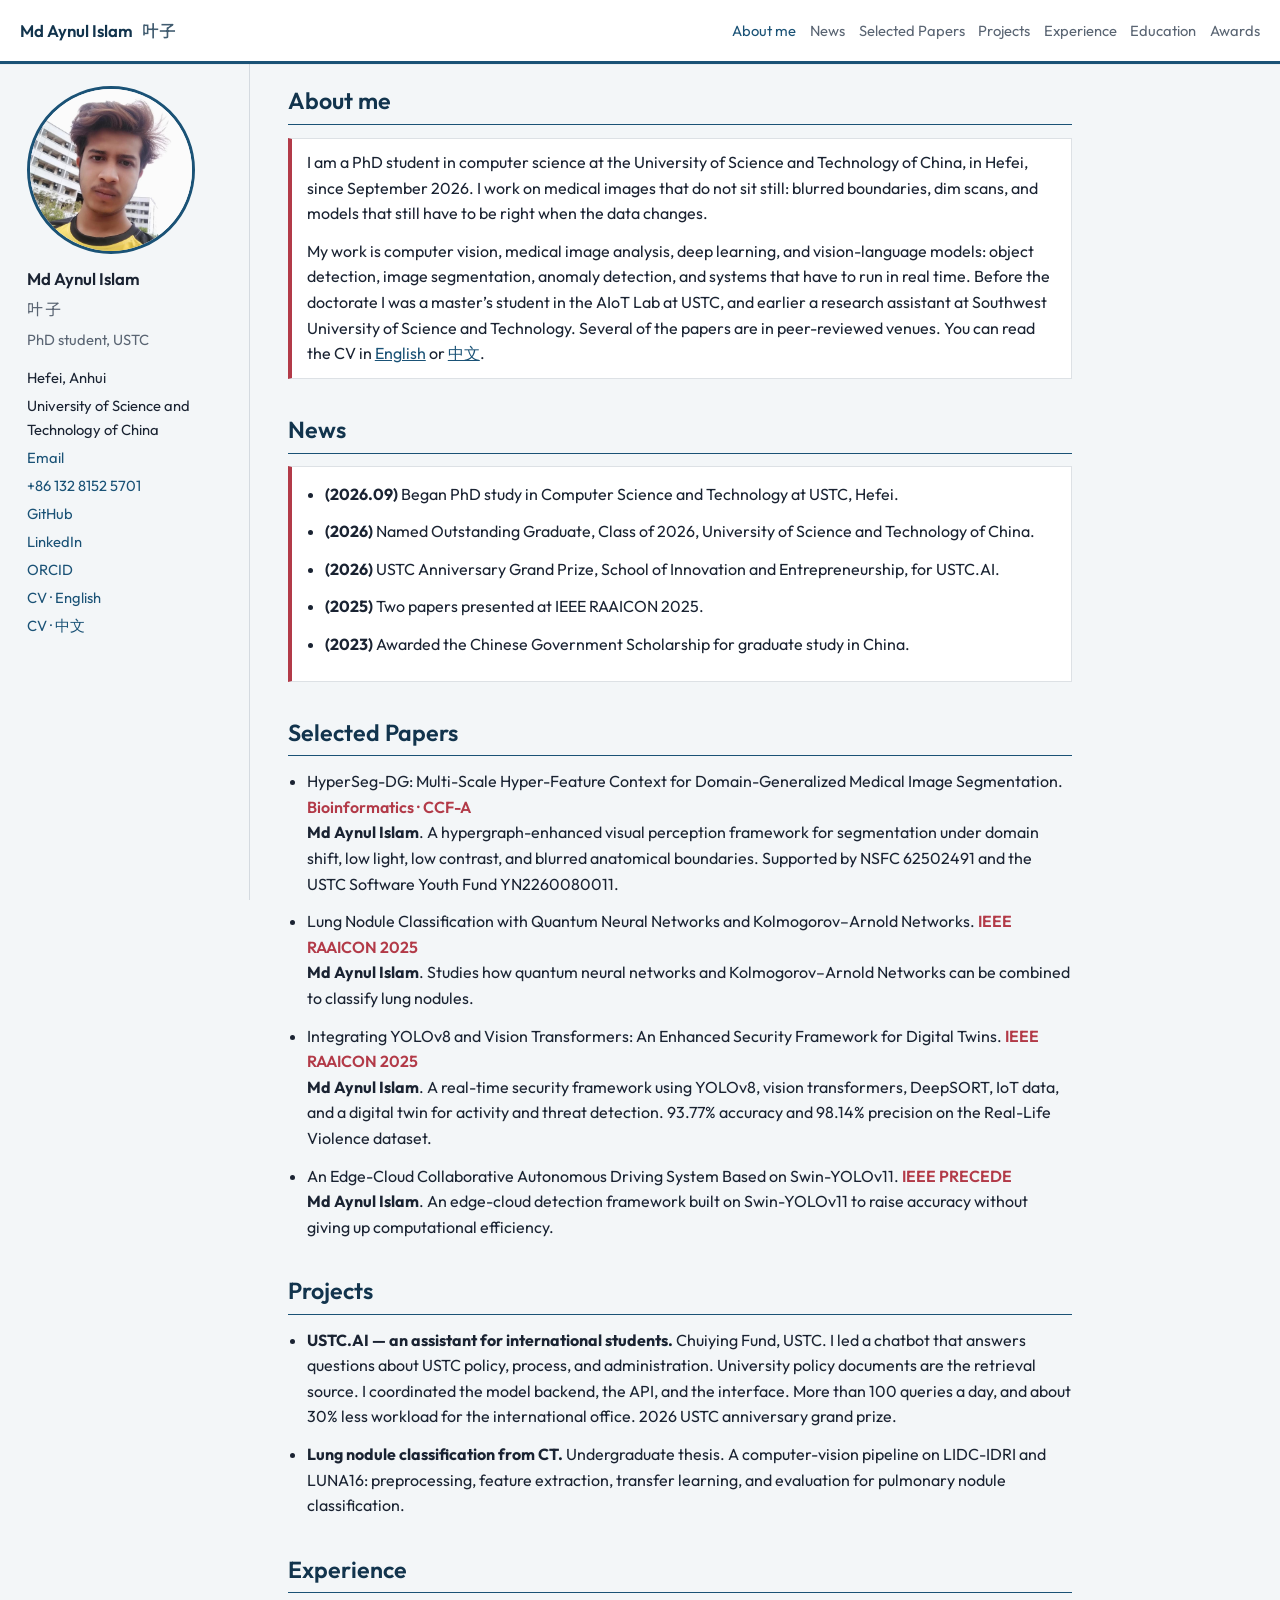
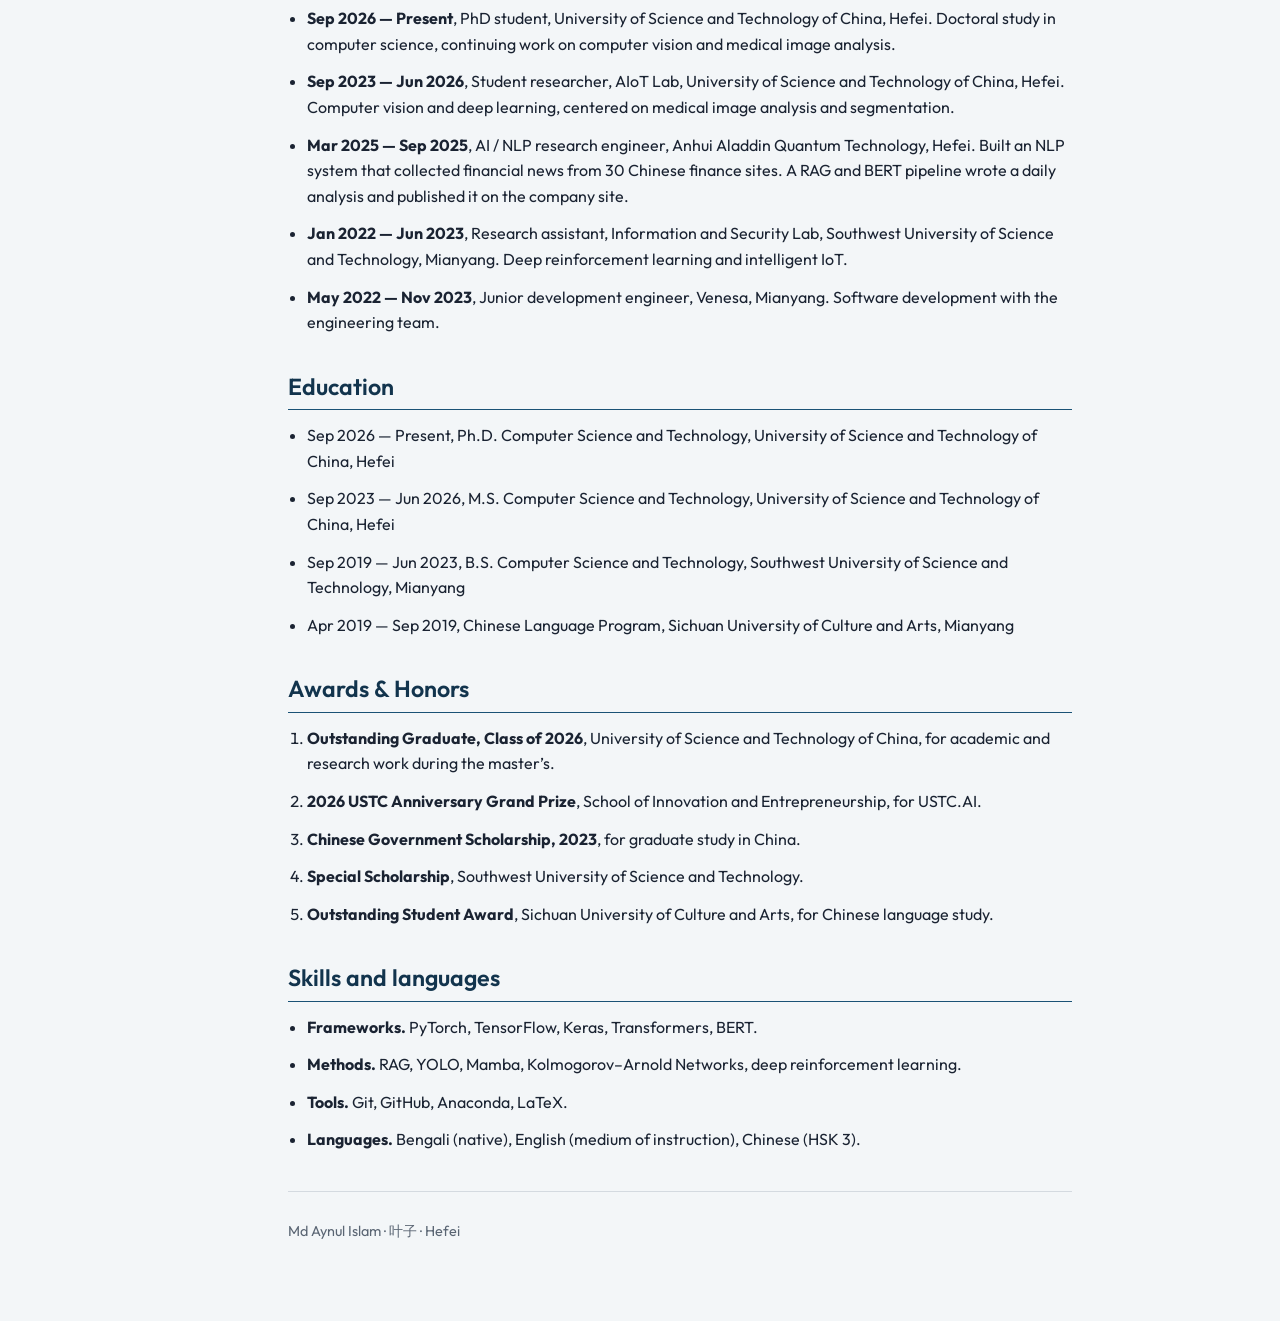
<file: index.html>
<!DOCTYPE html>
<html lang="en">
<head>
  <meta charset="utf-8">
  <meta name="viewport" content="width=device-width, initial-scale=1.0">
  <title>Md Aynul Islam · PhD Student, USTC</title>
  <link rel="icon" href="data:,">
  <meta name="description" content="Md Aynul Islam (叶子) is a PhD student in computer science at USTC, working on medical image analysis, vision-language models, and deep learning.">
  <link rel="preconnect" href="https://fonts.googleapis.com">
  <link rel="preconnect" href="https://fonts.gstatic.com" crossorigin>
  <link href="https://fonts.googleapis.com/css2?family=Noto+Sans+SC:wght@500&family=Outfit:wght@400;500;600&display=swap" rel="stylesheet">
  <link href="assets/css/site.css?v=nav5" rel="stylesheet">
</head>
<body class="home-page">
  <a class="skip" href="#content">Skip to content</a>

  <header class="masthead">
    <div class="masthead__inner">
      <a class="masthead__title" href="#top">Md Aynul Islam <span>叶子</span></a>
      <button class="nav-toggle" type="button" aria-expanded="false" aria-controls="site-nav">Menu</button>
      <nav id="site-nav" class="masthead__links" aria-label="Primary">
        <a href="#about">About me</a>
        <a href="#news">News</a>
        <a href="#papers">Selected Papers</a>
        <a href="#projects">Projects</a>
        <a href="#experience">Experience</a>
        <a href="#education">Education</a>
        <a href="#awards">Awards</a>
      </nav>
    </div>
  </header>

  <div class="page" id="top">
    <aside class="sidebar">
      <div class="author">
        <img class="author__avatar" src="assets/img/pollob2.jpg" alt="Portrait of Md Aynul Islam">
        <div class="author__content">
          <h1 class="author__name">Md Aynul Islam</h1>
          <p class="author__han">叶子</p>
          <p class="author__bio">PhD student, USTC</p>
        </div>
        <div class="author__urls-wrapper">
          <button class="follow" type="button" aria-expanded="false" aria-controls="author-urls">Follow</button>
          <ul class="author__urls" id="author-urls">
            <li class="author__desktop">Hefei, Anhui</li>
            <li class="author__desktop">University of Science and Technology of China</li>
            <li><a href="mailto:2150957208@qq.com">Email</a></li>
            <li><a href="tel:+8613281525701">+86 132 8152 5701</a></li>
            <li><a href="https://github.com/Pollob001">GitHub</a></li>
            <li><a href="https://www.linkedin.com/in/aynul-pollob-b6877b199/">LinkedIn</a></li>
            <li><a href="https://orcid.org/0009-0009-6047-2150">ORCID</a></li>
            <li><a href="cv.html">CV · English</a></li>
            <li><a href="cv-zh.html">CV · 中文</a></li>
          </ul>
        </div>
      </div>
    </aside>

    <main id="content">
      <section id="about">
        <h2>About me</h2>
        <div class="news-box about-box">
          <p>I am a PhD student in computer science at the University of Science and Technology of China, in Hefei, since September 2026. I work on medical images that do not sit still: blurred boundaries, dim scans, and models that still have to be right when the data changes.</p>
          <p>My work is computer vision, medical image analysis, deep learning, and vision-language models: object detection, image segmentation, anomaly detection, and systems that have to run in real time. Before the doctorate I was a master’s student in the AIoT Lab at USTC, and earlier a research assistant at Southwest University of Science and Technology. Several of the papers are in peer-reviewed venues. You can read the CV in <a href="cv.html">English</a> or <a href="cv-zh.html">中文</a>.</p>
        </div>
      </section>

      <section id="news">
        <h2>News</h2>
        <div class="news-box">
          <ul>
            <li><strong>(2026.09)</strong> Began PhD study in Computer Science and Technology at USTC, Hefei.</li>
            <li><strong>(2026)</strong> Named Outstanding Graduate, Class of 2026, University of Science and Technology of China.</li>
            <li><strong>(2026)</strong> USTC Anniversary Grand Prize, School of Innovation and Entrepreneurship, for USTC.AI.</li>
            <li><strong>(2025)</strong> Two papers presented at IEEE RAAICON 2025.</li>
            <li><strong>(2023)</strong> Awarded the Chinese Government Scholarship for graduate study in China.</li>
          </ul>
        </div>
      </section>

      <section id="papers">
        <h2>Selected Papers</h2>
        <ul class="citations">
          <li>
            HyperSeg-DG: Multi-Scale Hyper-Feature Context for Domain-Generalized Medical Image Segmentation. <span class="venue">Bioinformatics · CCF-A</span><br>
            <strong>Md Aynul Islam</strong>. A hypergraph-enhanced visual perception framework for segmentation under domain shift, low light, low contrast, and blurred anatomical boundaries. Supported by NSFC 62502491 and the USTC Software Youth Fund YN2260080011.
          </li>
          <li>
            Lung Nodule Classification with Quantum Neural Networks and Kolmogorov–Arnold Networks. <span class="venue">IEEE RAAICON 2025</span><br>
            <strong>Md Aynul Islam</strong>. Studies how quantum neural networks and Kolmogorov–Arnold Networks can be combined to classify lung nodules.
          </li>
          <li>
            Integrating YOLOv8 and Vision Transformers: An Enhanced Security Framework for Digital Twins. <span class="venue">IEEE RAAICON 2025</span><br>
            <strong>Md Aynul Islam</strong>. A real-time security framework using YOLOv8, vision transformers, DeepSORT, IoT data, and a digital twin for activity and threat detection. 93.77% accuracy and 98.14% precision on the Real-Life Violence dataset.
          </li>
          <li>
            An Edge-Cloud Collaborative Autonomous Driving System Based on Swin-YOLOv11. <span class="venue">IEEE PRECEDE</span><br>
            <strong>Md Aynul Islam</strong>. An edge-cloud detection framework built on Swin-YOLOv11 to raise accuracy without giving up computational efficiency.
          </li>
        </ul>
      </section>

      <section id="projects">
        <h2>Projects</h2>
        <ul class="plain">
          <li>
            <strong>USTC.AI — an assistant for international students.</strong> Chuiying Fund, USTC. I led a chatbot that answers questions about USTC policy, process, and administration. University policy documents are the retrieval source. I coordinated the model backend, the API, and the interface. More than 100 queries a day, and about 30% less workload for the international office. 2026 USTC anniversary grand prize.
          </li>
          <li>
            <strong>Lung nodule classification from CT.</strong> Undergraduate thesis. A computer-vision pipeline on LIDC-IDRI and LUNA16: preprocessing, feature extraction, transfer learning, and evaluation for pulmonary nodule classification.
          </li>
        </ul>
      </section>

      <section id="experience">
        <h2>Experience</h2>
        <ul class="plain">
          <li><strong>Sep 2026 — Present</strong>, PhD student, University of Science and Technology of China, Hefei. Doctoral study in computer science, continuing work on computer vision and medical image analysis.</li>
          <li><strong>Sep 2023 — Jun 2026</strong>, Student researcher, AIoT Lab, University of Science and Technology of China, Hefei. Computer vision and deep learning, centered on medical image analysis and segmentation.</li>
          <li><strong>Mar 2025 — Sep 2025</strong>, AI / NLP research engineer, Anhui Aladdin Quantum Technology, Hefei. Built an NLP system that collected financial news from 30 Chinese finance sites. A RAG and BERT pipeline wrote a daily analysis and published it on the company site.</li>
          <li><strong>Jan 2022 — Jun 2023</strong>, Research assistant, Information and Security Lab, Southwest University of Science and Technology, Mianyang. Deep reinforcement learning and intelligent IoT.</li>
          <li><strong>May 2022 — Nov 2023</strong>, Junior development engineer, Venesa, Mianyang. Software development with the engineering team.</li>
        </ul>
      </section>

      <section id="education">
        <h2>Education</h2>
        <ul class="plain">
          <li>Sep 2026 — Present, Ph.D. Computer Science and Technology, University of Science and Technology of China, Hefei</li>
          <li>Sep 2023 — Jun 2026, M.S. Computer Science and Technology, University of Science and Technology of China, Hefei</li>
          <li>Sep 2019 — Jun 2023, B.S. Computer Science and Technology, Southwest University of Science and Technology, Mianyang</li>
          <li>Apr 2019 — Sep 2019, Chinese Language Program, Sichuan University of Culture and Arts, Mianyang</li>
        </ul>
      </section>

      <section id="awards">
        <h2>Awards &amp; Honors</h2>
        <ol>
          <li><strong>Outstanding Graduate, Class of 2026</strong>, University of Science and Technology of China, for academic and research work during the master’s.</li>
          <li><strong>2026 USTC Anniversary Grand Prize</strong>, School of Innovation and Entrepreneurship, for USTC.AI.</li>
          <li><strong>Chinese Government Scholarship, 2023</strong>, for graduate study in China.</li>
          <li><strong>Special Scholarship</strong>, Southwest University of Science and Technology.</li>
          <li><strong>Outstanding Student Award</strong>, Sichuan University of Culture and Arts, for Chinese language study.</li>
        </ol>
      </section>

      <section id="skills">
        <h2>Skills and languages</h2>
        <ul class="plain">
          <li><strong>Frameworks.</strong> PyTorch, TensorFlow, Keras, Transformers, BERT.</li>
          <li><strong>Methods.</strong> RAG, YOLO, Mamba, Kolmogorov–Arnold Networks, deep reinforcement learning.</li>
          <li><strong>Tools.</strong> Git, GitHub, Anaconda, LaTeX.</li>
          <li><strong>Languages.</strong> Bengali (native), English (medium of instruction), Chinese (HSK 3).</li>
        </ul>
      </section>

      <footer>
        <p>Md Aynul Islam · 叶子 · Hefei</p>
      </footer>
    </main>
  </div>

  <script src="assets/js/site.js?v=academic" defer></script>
</body>
</html>
</file>
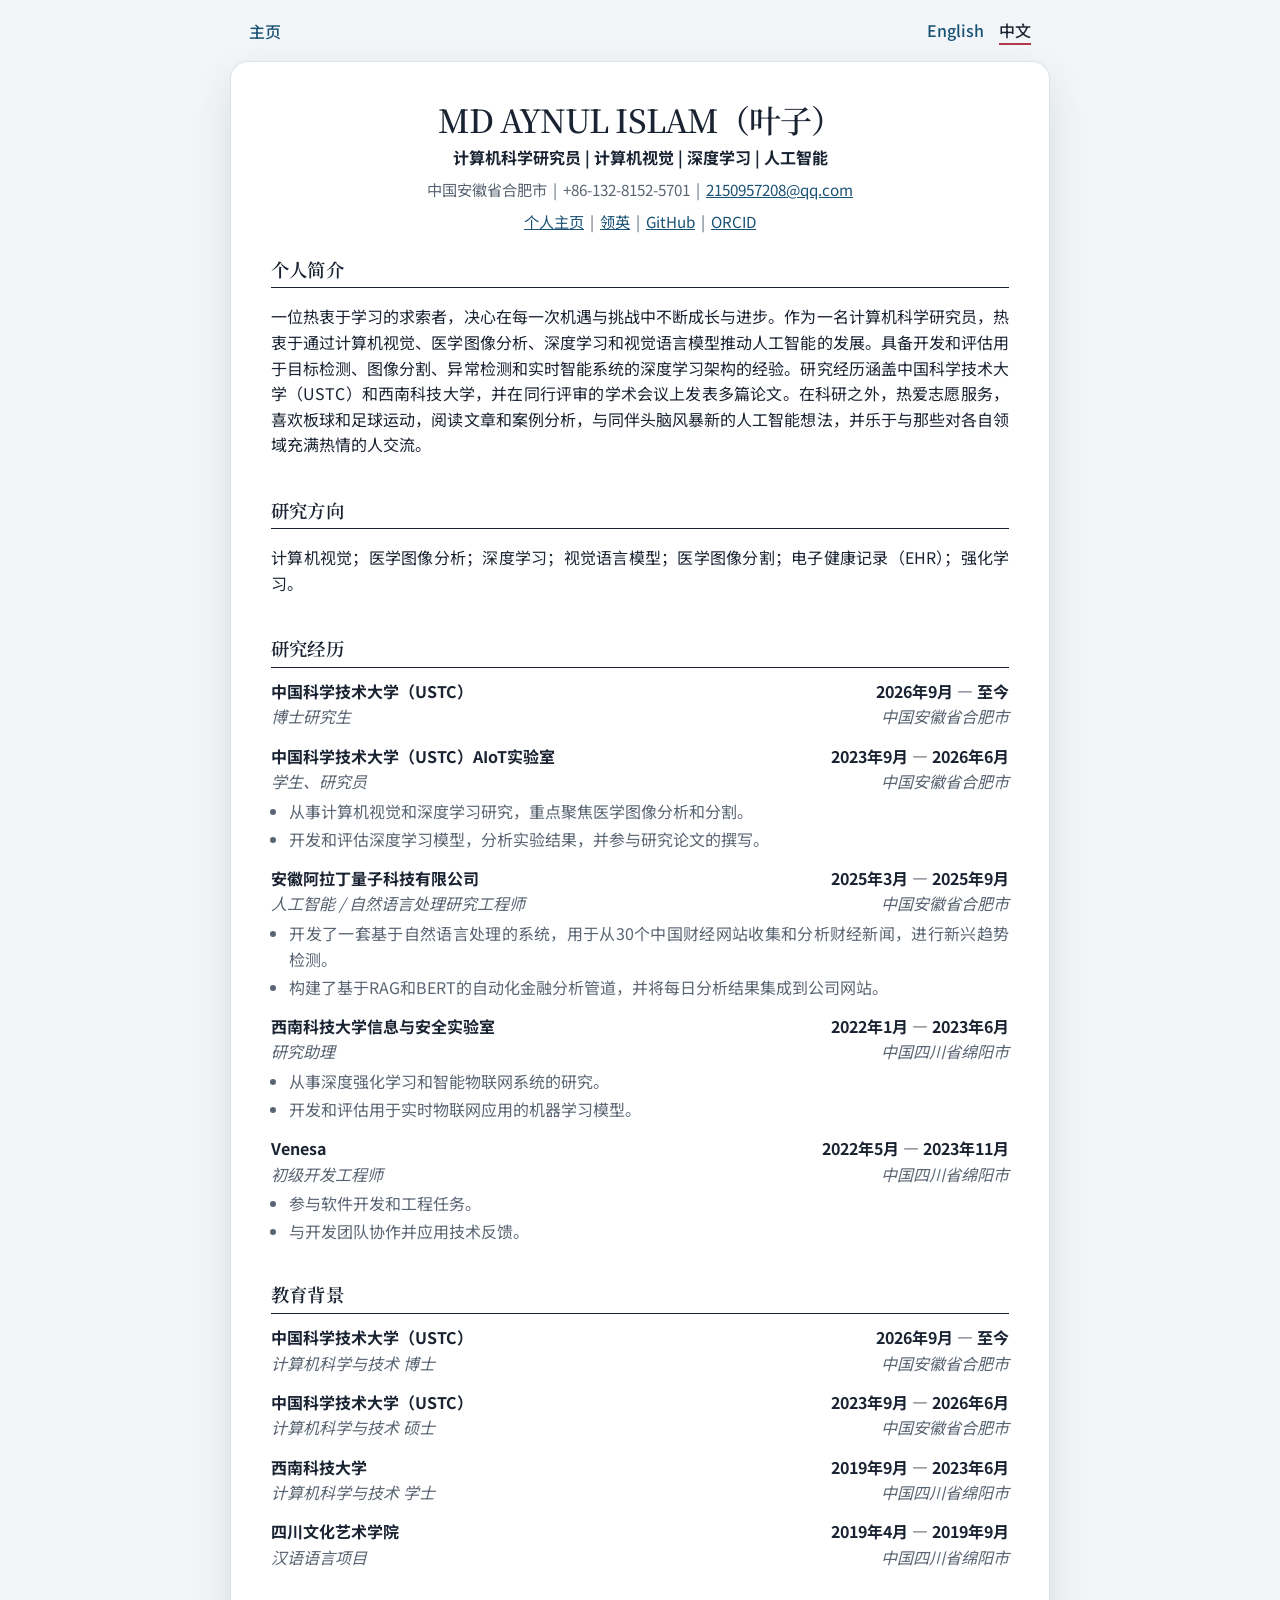
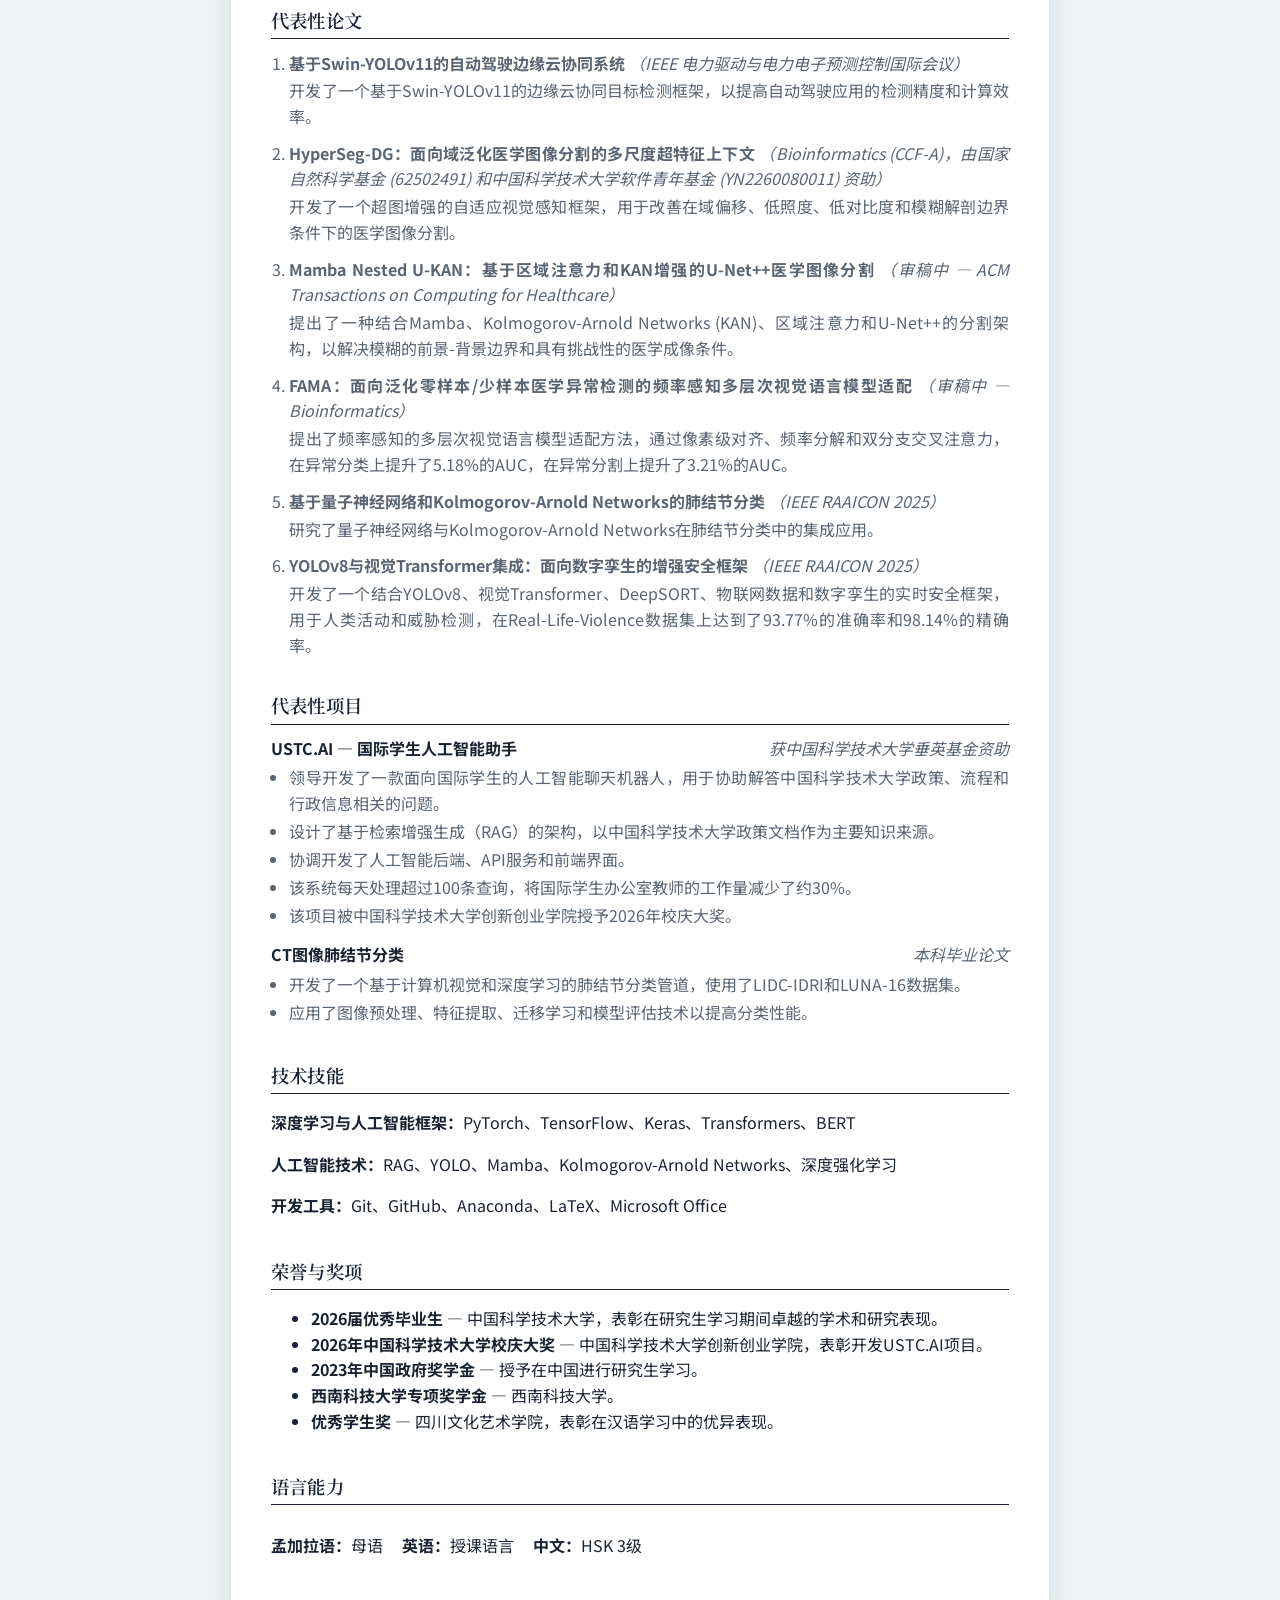
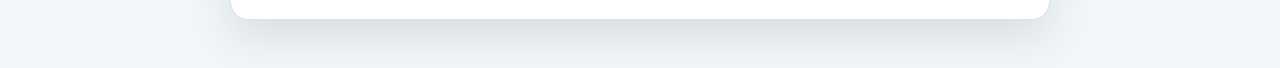
<file: cv-zh.html>
<!DOCTYPE html>
<html lang="zh-CN">
<head>
  <meta charset="utf-8">
  <meta name="viewport" content="width=device-width, initial-scale=1.0">
  <title>简历 · MD AYNUL ISLAM（叶子）</title>
  <link rel="icon" href="data:,">
  <meta name="description" content="MD AYNUL ISLAM（叶子）的中文简历。中国科学技术大学计算机科学与技术博士研究生。">
  <link rel="preconnect" href="https://fonts.googleapis.com">
  <link rel="preconnect" href="https://fonts.gstatic.com" crossorigin>
  <link href="https://fonts.googleapis.com/css2?family=Noto+Sans+SC:wght@400;500;700&family=Noto+Serif+SC:wght@600&display=swap" rel="stylesheet">
  <link href="assets/css/site.css" rel="stylesheet">
</head>
<body class="cv-zh">
  <header class="cv-top">
    <a href="index.html">主页</a>
    <nav class="cv-switch" aria-label="简历语言">
      <a href="cv.html">English</a>
      <a href="cv-zh.html" aria-current="page">中文</a>
    </nav>
  </header>

  <article class="cv-sheet">
    <header class="cv-head">
      <h1>MD AYNUL ISLAM（叶子）</h1>
      <p><strong>计算机科学研究员 | 计算机视觉 | 深度学习 | 人工智能</strong></p>
      <p class="cv-line">中国安徽省合肥市 &nbsp;|&nbsp; +86-132-8152-5701 &nbsp;|&nbsp; <a href="mailto:2150957208@qq.com">2150957208@qq.com</a></p>
      <p class="cv-line">
        <a href="https://pollob001.github.io/">个人主页</a>
        &nbsp;|&nbsp;
        <a href="https://www.linkedin.com/in/aynul-pollob-b6877b199/">领英</a>
        &nbsp;|&nbsp;
        <a href="https://github.com/Pollob001">GitHub</a>
        &nbsp;|&nbsp;
        <a href="https://orcid.org/0009-0009-6047-2150">ORCID</a>
      </p>
    </header>

    <section>
      <h2>个人简介</h2>
      <p>一位热衷于学习的求索者，决心在每一次机遇与挑战中不断成长与进步。作为一名计算机科学研究员，热衷于通过计算机视觉、医学图像分析、深度学习和视觉语言模型推动人工智能的发展。具备开发和评估用于目标检测、图像分割、异常检测和实时智能系统的深度学习架构的经验。研究经历涵盖中国科学技术大学（USTC）和西南科技大学，并在同行评审的学术会议上发表多篇论文。在科研之外，热爱志愿服务，喜欢板球和足球运动，阅读文章和案例分析，与同伴头脑风暴新的人工智能想法，并乐于与那些对各自领域充满热情的人交流。</p>
    </section>

    <section>
      <h2>研究方向</h2>
      <p>计算机视觉；医学图像分析；深度学习；视觉语言模型；医学图像分割；电子健康记录（EHR）；强化学习。</p>
    </section>

    <section>
      <h2>研究经历</h2>

      <div class="cv-entry">
        <div class="cv-row">
          <p><strong>中国科学技术大学（USTC）</strong></p>
          <p><strong>2026年9月 — 至今</strong></p>
        </div>
        <div class="cv-row">
          <p class="cv-muted">博士研究生</p>
          <p class="place">中国安徽省合肥市</p>
        </div>
      </div>

      <div class="cv-entry">
        <div class="cv-row">
          <p><strong>中国科学技术大学（USTC）AIoT实验室</strong></p>
          <p><strong>2023年9月 — 2026年6月</strong></p>
        </div>
        <div class="cv-row">
          <p class="cv-muted">学生、研究员</p>
          <p class="place">中国安徽省合肥市</p>
        </div>
        <ul>
          <li>从事计算机视觉和深度学习研究，重点聚焦医学图像分析和分割。</li>
          <li>开发和评估深度学习模型，分析实验结果，并参与研究论文的撰写。</li>
        </ul>
      </div>

      <div class="cv-entry">
        <div class="cv-row">
          <p><strong>安徽阿拉丁量子科技有限公司</strong></p>
          <p><strong>2025年3月 — 2025年9月</strong></p>
        </div>
        <div class="cv-row">
          <p class="cv-muted">人工智能 / 自然语言处理研究工程师</p>
          <p class="place">中国安徽省合肥市</p>
        </div>
        <ul>
          <li>开发了一套基于自然语言处理的系统，用于从30个中国财经网站收集和分析财经新闻，进行新兴趋势检测。</li>
          <li>构建了基于RAG和BERT的自动化金融分析管道，并将每日分析结果集成到公司网站。</li>
        </ul>
      </div>

      <div class="cv-entry">
        <div class="cv-row">
          <p><strong>西南科技大学信息与安全实验室</strong></p>
          <p><strong>2022年1月 — 2023年6月</strong></p>
        </div>
        <div class="cv-row">
          <p class="cv-muted">研究助理</p>
          <p class="place">中国四川省绵阳市</p>
        </div>
        <ul>
          <li>从事深度强化学习和智能物联网系统的研究。</li>
          <li>开发和评估用于实时物联网应用的机器学习模型。</li>
        </ul>
      </div>

      <div class="cv-entry">
        <div class="cv-row">
          <p><strong>Venesa</strong></p>
          <p><strong>2022年5月 — 2023年11月</strong></p>
        </div>
        <div class="cv-row">
          <p class="cv-muted">初级开发工程师</p>
          <p class="place">中国四川省绵阳市</p>
        </div>
        <ul>
          <li>参与软件开发和工程任务。</li>
          <li>与开发团队协作并应用技术反馈。</li>
        </ul>
      </div>
    </section>

    <section>
      <h2>教育背景</h2>
      <div class="cv-entry">
        <div class="cv-row">
          <p><strong>中国科学技术大学（USTC）</strong></p>
          <p><strong>2026年9月 — 至今</strong></p>
        </div>
        <div class="cv-row">
          <p class="cv-muted">计算机科学与技术 博士</p>
          <p class="place">中国安徽省合肥市</p>
        </div>
      </div>
      <div class="cv-entry">
        <div class="cv-row">
          <p><strong>中国科学技术大学（USTC）</strong></p>
          <p><strong>2023年9月 — 2026年6月</strong></p>
        </div>
        <div class="cv-row">
          <p class="cv-muted">计算机科学与技术 硕士</p>
          <p class="place">中国安徽省合肥市</p>
        </div>
      </div>
      <div class="cv-entry">
        <div class="cv-row">
          <p><strong>西南科技大学</strong></p>
          <p><strong>2019年9月 — 2023年6月</strong></p>
        </div>
        <div class="cv-row">
          <p class="cv-muted">计算机科学与技术 学士</p>
          <p class="place">中国四川省绵阳市</p>
        </div>
      </div>
      <div class="cv-entry">
        <div class="cv-row">
          <p><strong>四川文化艺术学院</strong></p>
          <p><strong>2019年4月 — 2019年9月</strong></p>
        </div>
        <div class="cv-row">
          <p class="cv-muted">汉语语言项目</p>
          <p class="place">中国四川省绵阳市</p>
        </div>
      </div>
    </section>

    <section>
      <h2>代表性论文</h2>
      <ol>
        <li>
          <strong>基于Swin-YOLOv11的自动驾驶边缘云协同系统</strong>
          <span class="cv-muted">（IEEE 电力驱动与电力电子预测控制国际会议）</span>
          <p>开发了一个基于Swin-YOLOv11的边缘云协同目标检测框架，以提高自动驾驶应用的检测精度和计算效率。</p>
        </li>
        <li>
          <strong>HyperSeg-DG：面向域泛化医学图像分割的多尺度超特征上下文</strong>
          <span class="cv-muted">（Bioinformatics (CCF-A)，由国家自然科学基金 (62502491) 和中国科学技术大学软件青年基金 (YN2260080011) 资助）</span>
          <p>开发了一个超图增强的自适应视觉感知框架，用于改善在域偏移、低照度、低对比度和模糊解剖边界条件下的医学图像分割。</p>
        </li>
        <li>
          <strong>Mamba Nested U-KAN：基于区域注意力和KAN增强的U-Net++医学图像分割</strong>
          <span class="cv-muted">（审稿中 — ACM Transactions on Computing for Healthcare）</span>
          <p>提出了一种结合Mamba、Kolmogorov-Arnold Networks (KAN)、区域注意力和U-Net++的分割架构，以解决模糊的前景-背景边界和具有挑战性的医学成像条件。</p>
        </li>
        <li>
          <strong>FAMA：面向泛化零样本/少样本医学异常检测的频率感知多层次视觉语言模型适配</strong>
          <span class="cv-muted">（审稿中 — Bioinformatics）</span>
          <p>提出了频率感知的多层次视觉语言模型适配方法，通过像素级对齐、频率分解和双分支交叉注意力，在异常分类上提升了5.18%的AUC，在异常分割上提升了3.21%的AUC。</p>
        </li>
        <li>
          <strong>基于量子神经网络和Kolmogorov-Arnold Networks的肺结节分类</strong>
          <span class="cv-muted">（IEEE RAAICON 2025）</span>
          <p>研究了量子神经网络与Kolmogorov-Arnold Networks在肺结节分类中的集成应用。</p>
        </li>
        <li>
          <strong>YOLOv8与视觉Transformer集成：面向数字孪生的增强安全框架</strong>
          <span class="cv-muted">（IEEE RAAICON 2025）</span>
          <p>开发了一个结合YOLOv8、视觉Transformer、DeepSORT、物联网数据和数字孪生的实时安全框架，用于人类活动和威胁检测，在Real-Life-Violence数据集上达到了93.77%的准确率和98.14%的精确率。</p>
        </li>
      </ol>
    </section>

    <section>
      <h2>代表性项目</h2>
      <div class="cv-entry">
        <div class="cv-row">
          <p><strong>USTC.AI — 国际学生人工智能助手</strong></p>
          <p class="place">获中国科学技术大学垂英基金资助</p>
        </div>
        <ul>
          <li>领导开发了一款面向国际学生的人工智能聊天机器人，用于协助解答中国科学技术大学政策、流程和行政信息相关的问题。</li>
          <li>设计了基于检索增强生成（RAG）的架构，以中国科学技术大学政策文档作为主要知识来源。</li>
          <li>协调开发了人工智能后端、API服务和前端界面。</li>
          <li>该系统每天处理超过100条查询，将国际学生办公室教师的工作量减少了约30%。</li>
          <li>该项目被中国科学技术大学创新创业学院授予2026年校庆大奖。</li>
        </ul>
      </div>
      <div class="cv-entry">
        <div class="cv-row">
          <p><strong>CT图像肺结节分类</strong></p>
          <p class="place">本科毕业论文</p>
        </div>
        <ul>
          <li>开发了一个基于计算机视觉和深度学习的肺结节分类管道，使用了LIDC-IDRI和LUNA-16数据集。</li>
          <li>应用了图像预处理、特征提取、迁移学习和模型评估技术以提高分类性能。</li>
        </ul>
      </div>
    </section>

    <section>
      <h2>技术技能</h2>
      <p><strong>深度学习与人工智能框架：</strong>PyTorch、TensorFlow、Keras、Transformers、BERT</p>
      <p><strong>人工智能技术：</strong>RAG、YOLO、Mamba、Kolmogorov-Arnold Networks、深度强化学习</p>
      <p><strong>开发工具：</strong>Git、GitHub、Anaconda、LaTeX、Microsoft Office</p>
    </section>

    <section>
      <h2>荣誉与奖项</h2>
      <ul>
        <li><strong>2026届优秀毕业生</strong> — 中国科学技术大学，表彰在研究生学习期间卓越的学术和研究表现。</li>
        <li><strong>2026年中国科学技术大学校庆大奖</strong> — 中国科学技术大学创新创业学院，表彰开发USTC.AI项目。</li>
        <li><strong>2023年中国政府奖学金</strong> — 授予在中国进行研究生学习。</li>
        <li><strong>西南科技大学专项奖学金</strong> — 西南科技大学。</li>
        <li><strong>优秀学生奖</strong> — 四川文化艺术学院，表彰在汉语学习中的优异表现。</li>
      </ul>
    </section>

    <section>
      <h2>语言能力</h2>
      <div class="cv-langs">
        <p><strong>孟加拉语：</strong>母语</p>
        <p><strong>英语：</strong>授课语言</p>
        <p><strong>中文：</strong>HSK 3级</p>
      </div>
    </section>
  </article>
</body>
</html>
</file>
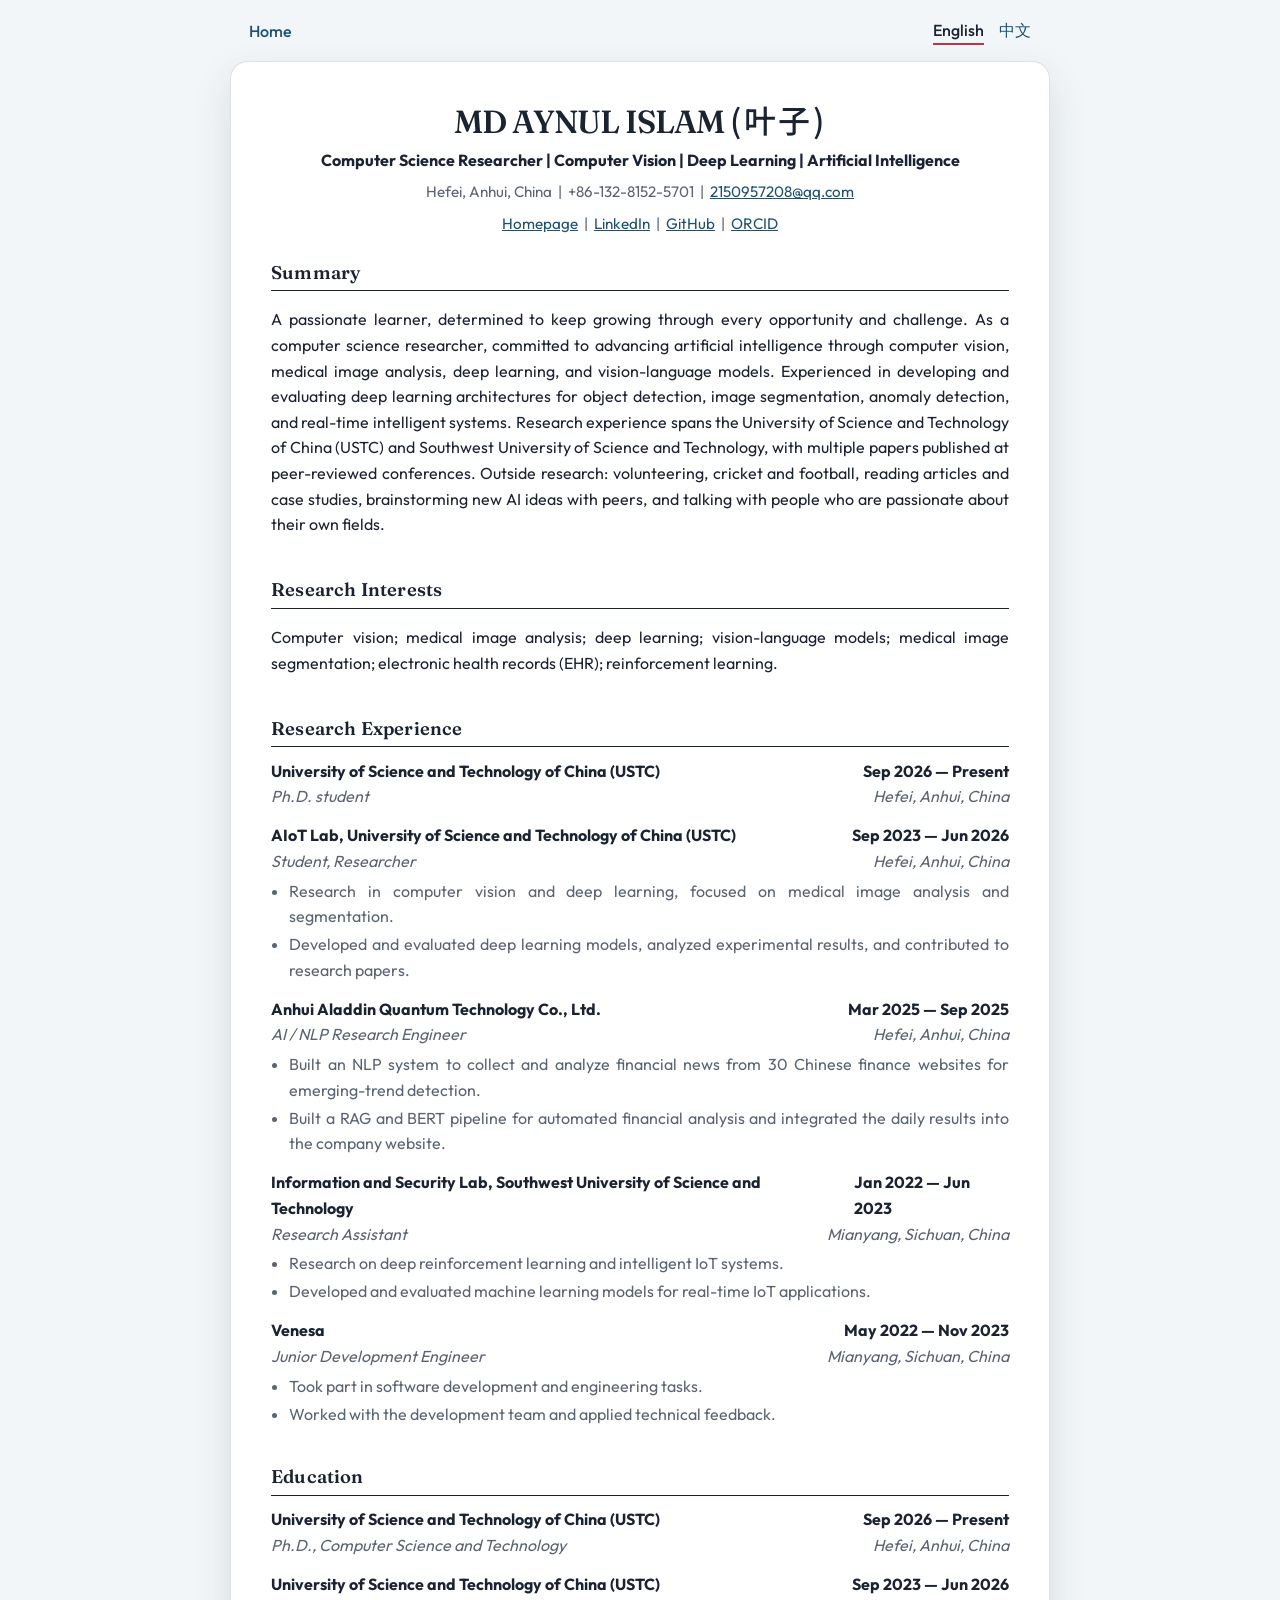
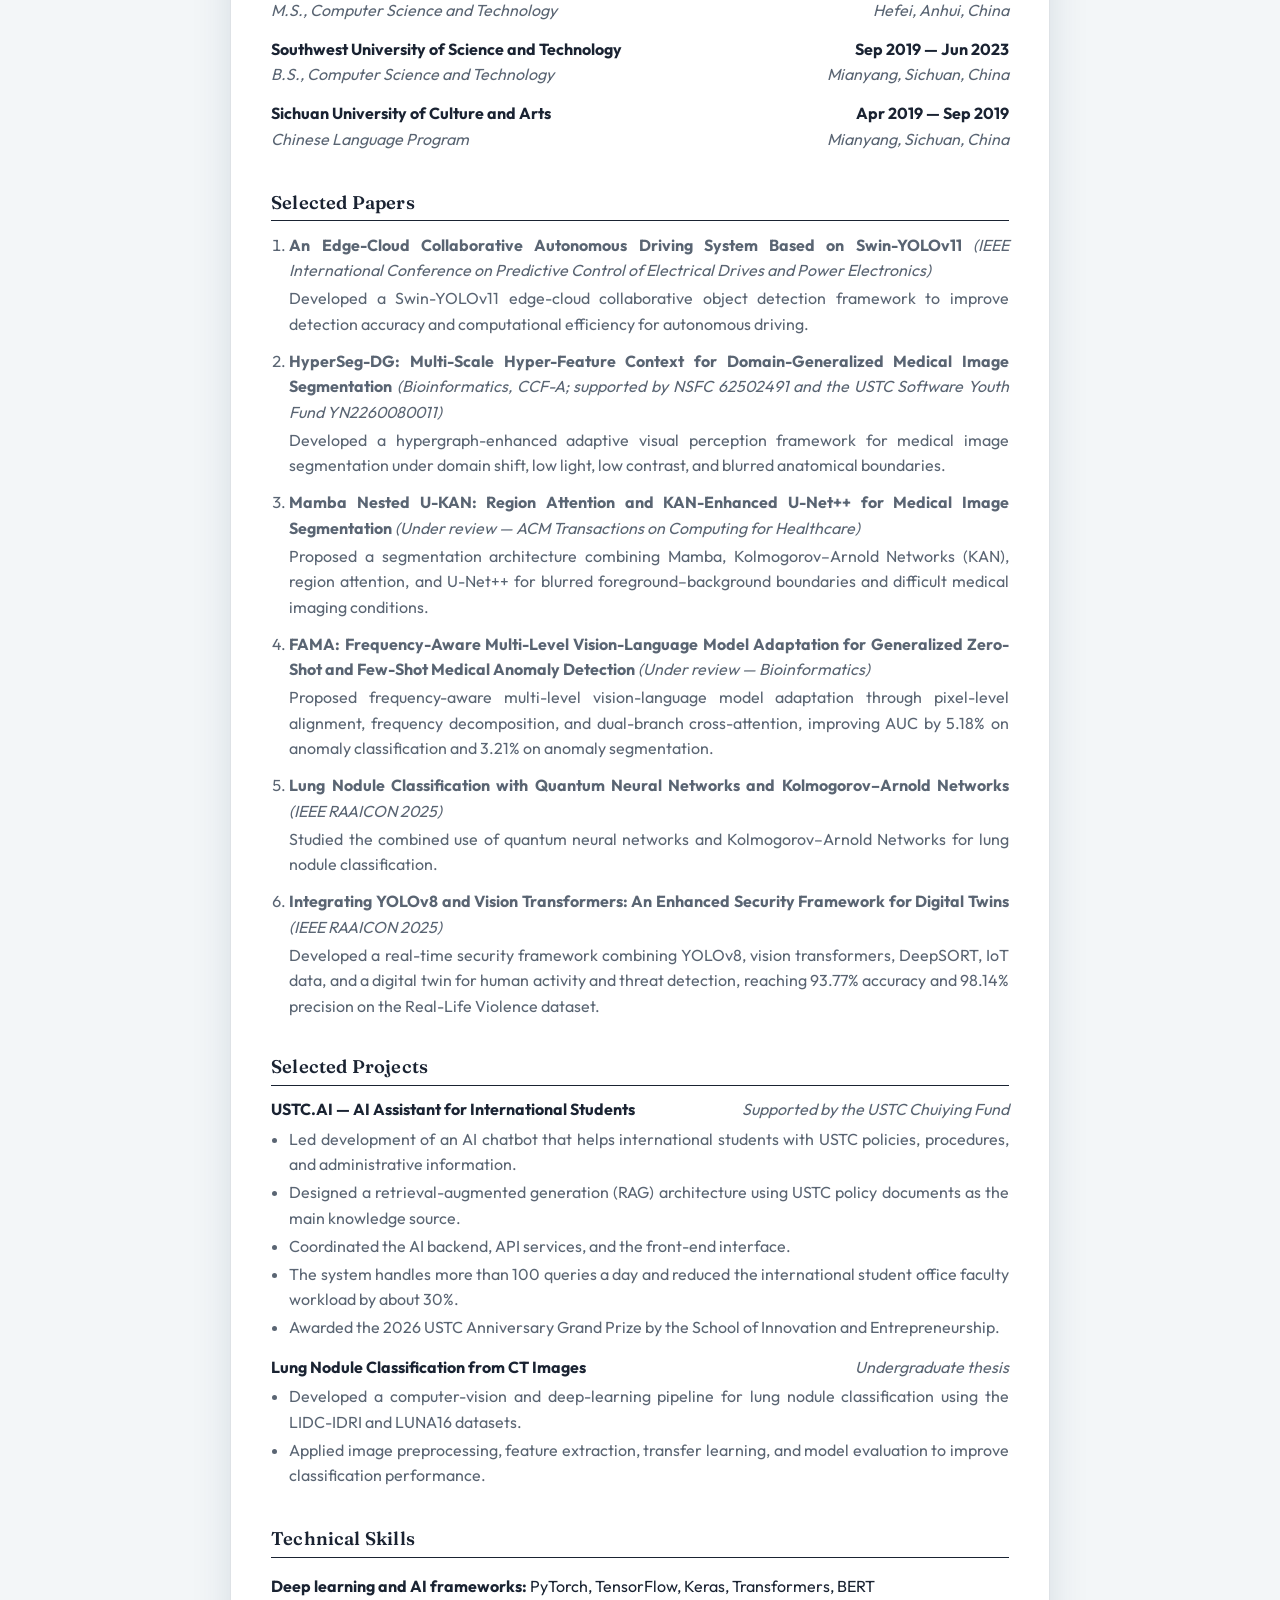
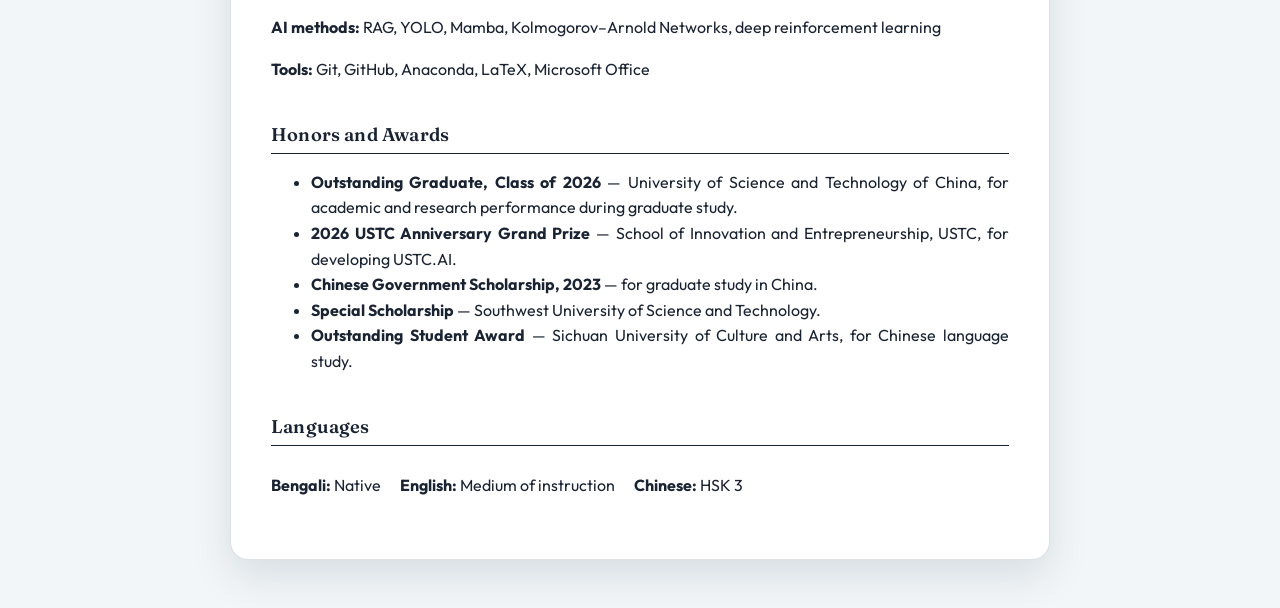
<file: cv.html>
<!DOCTYPE html>
<html lang="en">
<head>
  <meta charset="utf-8">
  <meta name="viewport" content="width=device-width, initial-scale=1.0">
  <title>CV · Md. Aynul Islam</title>
  <link rel="icon" href="data:,">
  <meta name="description" content="Curriculum vitae of Md. Aynul Islam (叶子), PhD student in computer science at USTC.">
  <link rel="preconnect" href="https://fonts.googleapis.com">
  <link rel="preconnect" href="https://fonts.gstatic.com" crossorigin>
  <link href="https://fonts.googleapis.com/css2?family=Fraunces:opsz,wght@9..144,500..640&family=Noto+Sans+SC:wght@500&family=Outfit:wght@400..600&display=swap" rel="stylesheet">
  <link href="assets/css/site.css" rel="stylesheet">
</head>
<body>
  <header class="cv-top">
    <a href="index.html">Home</a>
    <nav class="cv-switch" aria-label="CV language">
      <a href="cv.html" aria-current="page">English</a>
      <a href="cv-zh.html">中文</a>
    </nav>
  </header>

  <article class="cv-sheet">
    <header class="cv-head">
      <h1>MD AYNUL ISLAM <span class="zh-name">(叶子)</span></h1>
      <p><strong>Computer Science Researcher | Computer Vision | Deep Learning | Artificial Intelligence</strong></p>
      <p class="cv-line">Hefei, Anhui, China &nbsp;|&nbsp; +86-132-8152-5701 &nbsp;|&nbsp; <a href="mailto:2150957208@qq.com">2150957208@qq.com</a></p>
      <p class="cv-line">
        <a href="https://pollob001.github.io/">Homepage</a>
        &nbsp;|&nbsp;
        <a href="https://www.linkedin.com/in/aynul-pollob-b6877b199/">LinkedIn</a>
        &nbsp;|&nbsp;
        <a href="https://github.com/Pollob001">GitHub</a>
        &nbsp;|&nbsp;
        <a href="https://orcid.org/0009-0009-6047-2150">ORCID</a>
      </p>
    </header>

    <section>
      <h2>Summary</h2>
      <p>A passionate learner, determined to keep growing through every opportunity and challenge. As a computer science researcher, committed to advancing artificial intelligence through computer vision, medical image analysis, deep learning, and vision-language models. Experienced in developing and evaluating deep learning architectures for object detection, image segmentation, anomaly detection, and real-time intelligent systems. Research experience spans the University of Science and Technology of China (USTC) and Southwest University of Science and Technology, with multiple papers published at peer-reviewed conferences. Outside research: volunteering, cricket and football, reading articles and case studies, brainstorming new AI ideas with peers, and talking with people who are passionate about their own fields.</p>
    </section>

    <section>
      <h2>Research Interests</h2>
      <p>Computer vision; medical image analysis; deep learning; vision-language models; medical image segmentation; electronic health records (EHR); reinforcement learning.</p>
    </section>

    <section>
      <h2>Research Experience</h2>

      <div class="cv-entry">
        <div class="cv-row">
          <p><strong>University of Science and Technology of China (USTC)</strong></p>
          <p><strong>Sep 2026 — Present</strong></p>
        </div>
        <div class="cv-row">
          <p class="cv-muted">Ph.D. student</p>
          <p class="place">Hefei, Anhui, China</p>
        </div>
      </div>

      <div class="cv-entry">
        <div class="cv-row">
          <p><strong>AIoT Lab, University of Science and Technology of China (USTC)</strong></p>
          <p><strong>Sep 2023 — Jun 2026</strong></p>
        </div>
        <div class="cv-row">
          <p class="cv-muted">Student, Researcher</p>
          <p class="place">Hefei, Anhui, China</p>
        </div>
        <ul>
          <li>Research in computer vision and deep learning, focused on medical image analysis and segmentation.</li>
          <li>Developed and evaluated deep learning models, analyzed experimental results, and contributed to research papers.</li>
        </ul>
      </div>

      <div class="cv-entry">
        <div class="cv-row">
          <p><strong>Anhui Aladdin Quantum Technology Co., Ltd.</strong></p>
          <p><strong>Mar 2025 — Sep 2025</strong></p>
        </div>
        <div class="cv-row">
          <p class="cv-muted">AI / NLP Research Engineer</p>
          <p class="place">Hefei, Anhui, China</p>
        </div>
        <ul>
          <li>Built an NLP system to collect and analyze financial news from 30 Chinese finance websites for emerging-trend detection.</li>
          <li>Built a RAG and BERT pipeline for automated financial analysis and integrated the daily results into the company website.</li>
        </ul>
      </div>

      <div class="cv-entry">
        <div class="cv-row">
          <p><strong>Information and Security Lab, Southwest University of Science and Technology</strong></p>
          <p><strong>Jan 2022 — Jun 2023</strong></p>
        </div>
        <div class="cv-row">
          <p class="cv-muted">Research Assistant</p>
          <p class="place">Mianyang, Sichuan, China</p>
        </div>
        <ul>
          <li>Research on deep reinforcement learning and intelligent IoT systems.</li>
          <li>Developed and evaluated machine learning models for real-time IoT applications.</li>
        </ul>
      </div>

      <div class="cv-entry">
        <div class="cv-row">
          <p><strong>Venesa</strong></p>
          <p><strong>May 2022 — Nov 2023</strong></p>
        </div>
        <div class="cv-row">
          <p class="cv-muted">Junior Development Engineer</p>
          <p class="place">Mianyang, Sichuan, China</p>
        </div>
        <ul>
          <li>Took part in software development and engineering tasks.</li>
          <li>Worked with the development team and applied technical feedback.</li>
        </ul>
      </div>
    </section>

    <section>
      <h2>Education</h2>
      <div class="cv-entry">
        <div class="cv-row">
          <p><strong>University of Science and Technology of China (USTC)</strong></p>
          <p><strong>Sep 2026 — Present</strong></p>
        </div>
        <div class="cv-row">
          <p class="cv-muted">Ph.D., Computer Science and Technology</p>
          <p class="place">Hefei, Anhui, China</p>
        </div>
      </div>
      <div class="cv-entry">
        <div class="cv-row">
          <p><strong>University of Science and Technology of China (USTC)</strong></p>
          <p><strong>Sep 2023 — Jun 2026</strong></p>
        </div>
        <div class="cv-row">
          <p class="cv-muted">M.S., Computer Science and Technology</p>
          <p class="place">Hefei, Anhui, China</p>
        </div>
      </div>
      <div class="cv-entry">
        <div class="cv-row">
          <p><strong>Southwest University of Science and Technology</strong></p>
          <p><strong>Sep 2019 — Jun 2023</strong></p>
        </div>
        <div class="cv-row">
          <p class="cv-muted">B.S., Computer Science and Technology</p>
          <p class="place">Mianyang, Sichuan, China</p>
        </div>
      </div>
      <div class="cv-entry">
        <div class="cv-row">
          <p><strong>Sichuan University of Culture and Arts</strong></p>
          <p><strong>Apr 2019 — Sep 2019</strong></p>
        </div>
        <div class="cv-row">
          <p class="cv-muted">Chinese Language Program</p>
          <p class="place">Mianyang, Sichuan, China</p>
        </div>
      </div>
    </section>

    <section>
      <h2>Selected Papers</h2>
      <ol>
        <li>
          <strong>An Edge-Cloud Collaborative Autonomous Driving System Based on Swin-YOLOv11</strong>
          <span class="cv-muted">(IEEE International Conference on Predictive Control of Electrical Drives and Power Electronics)</span>
          <p>Developed a Swin-YOLOv11 edge-cloud collaborative object detection framework to improve detection accuracy and computational efficiency for autonomous driving.</p>
        </li>
        <li>
          <strong>HyperSeg-DG: Multi-Scale Hyper-Feature Context for Domain-Generalized Medical Image Segmentation</strong>
          <span class="cv-muted">(Bioinformatics, CCF-A; supported by NSFC 62502491 and the USTC Software Youth Fund YN2260080011)</span>
          <p>Developed a hypergraph-enhanced adaptive visual perception framework for medical image segmentation under domain shift, low light, low contrast, and blurred anatomical boundaries.</p>
        </li>
        <li>
          <strong>Mamba Nested U-KAN: Region Attention and KAN-Enhanced U-Net++ for Medical Image Segmentation</strong>
          <span class="cv-muted">(Under review — ACM Transactions on Computing for Healthcare)</span>
          <p>Proposed a segmentation architecture combining Mamba, Kolmogorov–Arnold Networks (KAN), region attention, and U-Net++ for blurred foreground–background boundaries and difficult medical imaging conditions.</p>
        </li>
        <li>
          <strong>FAMA: Frequency-Aware Multi-Level Vision-Language Model Adaptation for Generalized Zero-Shot and Few-Shot Medical Anomaly Detection</strong>
          <span class="cv-muted">(Under review — Bioinformatics)</span>
          <p>Proposed frequency-aware multi-level vision-language model adaptation through pixel-level alignment, frequency decomposition, and dual-branch cross-attention, improving AUC by 5.18% on anomaly classification and 3.21% on anomaly segmentation.</p>
        </li>
        <li>
          <strong>Lung Nodule Classification with Quantum Neural Networks and Kolmogorov–Arnold Networks</strong>
          <span class="cv-muted">(IEEE RAAICON 2025)</span>
          <p>Studied the combined use of quantum neural networks and Kolmogorov–Arnold Networks for lung nodule classification.</p>
        </li>
        <li>
          <strong>Integrating YOLOv8 and Vision Transformers: An Enhanced Security Framework for Digital Twins</strong>
          <span class="cv-muted">(IEEE RAAICON 2025)</span>
          <p>Developed a real-time security framework combining YOLOv8, vision transformers, DeepSORT, IoT data, and a digital twin for human activity and threat detection, reaching 93.77% accuracy and 98.14% precision on the Real-Life Violence dataset.</p>
        </li>
      </ol>
    </section>

    <section>
      <h2>Selected Projects</h2>
      <div class="cv-entry">
        <div class="cv-row">
          <p><strong>USTC.AI — AI Assistant for International Students</strong></p>
          <p class="place">Supported by the USTC Chuiying Fund</p>
        </div>
        <ul>
          <li>Led development of an AI chatbot that helps international students with USTC policies, procedures, and administrative information.</li>
          <li>Designed a retrieval-augmented generation (RAG) architecture using USTC policy documents as the main knowledge source.</li>
          <li>Coordinated the AI backend, API services, and the front-end interface.</li>
          <li>The system handles more than 100 queries a day and reduced the international student office faculty workload by about 30%.</li>
          <li>Awarded the 2026 USTC Anniversary Grand Prize by the School of Innovation and Entrepreneurship.</li>
        </ul>
      </div>
      <div class="cv-entry">
        <div class="cv-row">
          <p><strong>Lung Nodule Classification from CT Images</strong></p>
          <p class="place">Undergraduate thesis</p>
        </div>
        <ul>
          <li>Developed a computer-vision and deep-learning pipeline for lung nodule classification using the LIDC-IDRI and LUNA16 datasets.</li>
          <li>Applied image preprocessing, feature extraction, transfer learning, and model evaluation to improve classification performance.</li>
        </ul>
      </div>
    </section>

    <section>
      <h2>Technical Skills</h2>
      <p><strong>Deep learning and AI frameworks:</strong> PyTorch, TensorFlow, Keras, Transformers, BERT</p>
      <p><strong>AI methods:</strong> RAG, YOLO, Mamba, Kolmogorov–Arnold Networks, deep reinforcement learning</p>
      <p><strong>Tools:</strong> Git, GitHub, Anaconda, LaTeX, Microsoft Office</p>
    </section>

    <section>
      <h2>Honors and Awards</h2>
      <ul>
        <li><strong>Outstanding Graduate, Class of 2026</strong> — University of Science and Technology of China, for academic and research performance during graduate study.</li>
        <li><strong>2026 USTC Anniversary Grand Prize</strong> — School of Innovation and Entrepreneurship, USTC, for developing USTC.AI.</li>
        <li><strong>Chinese Government Scholarship, 2023</strong> — for graduate study in China.</li>
        <li><strong>Special Scholarship</strong> — Southwest University of Science and Technology.</li>
        <li><strong>Outstanding Student Award</strong> — Sichuan University of Culture and Arts, for Chinese language study.</li>
      </ul>
    </section>

    <section>
      <h2>Languages</h2>
      <div class="cv-langs">
        <p><strong>Bengali:</strong> Native</p>
        <p><strong>English:</strong> Medium of instruction</p>
        <p><strong>Chinese:</strong> HSK 3</p>
      </div>
    </section>
  </article>
</body>
</html>
</file>
<file: assets/css/site.css>
:root {
  --ink: #1a2332;
  --ink-soft: #5a6573;
  --paper: #f3f6f8;
  --paper-2: #ffffff;
  --line: rgba(26, 52, 77, 0.14);
  --green: #1a5276;
  --green-deep: #12344d;
  --cream: #f7fafc;
  --clay: #b23a48;
  --shadow: 0 16px 40px rgba(18, 52, 77, 0.12);
  --serif: "Fraunces", "Iowan Old Style", Palatino, serif;
  --sans: "Outfit", "Avenir Next", "Segoe UI", sans-serif;
  --cjk: "Noto Sans SC", "PingFang SC", "Microsoft YaHei", sans-serif;
  --masthead: 64px;
  --sidebar: 250px;
}

* { box-sizing: border-box; }
html { scroll-behavior: smooth; }
body {
  margin: 0;
  color: var(--ink);
  background: var(--paper);
  font-family: var(--sans);
  font-size: 16px;
  line-height: 1.6;
}
img { max-width: 100%; display: block; }
a { color: var(--green); }
:focus-visible { outline: 2px solid var(--clay); outline-offset: 3px; }

.skip {
  position: fixed;
  left: 1rem;
  top: -4rem;
  z-index: 50;
  background: var(--green-deep);
  color: var(--cream);
  padding: .55rem .8rem;
  text-decoration: none;
}
.skip:focus { top: .6rem; }

.masthead {
  position: fixed;
  inset: 0 0 auto 0;
  z-index: 30;
  height: var(--masthead);
  background: var(--paper-2);
  color: var(--ink);
  border-bottom: 3px solid var(--green);
  box-shadow: 0 1px 0 rgba(18, 52, 77, 0.04);
}
.masthead__inner {
  height: 100%;
  display: flex;
  align-items: center;
  gap: 1.2rem;
  padding: 0 1.25rem;
}
.masthead__title {
  color: var(--green-deep);
  text-decoration: none;
  font-weight: 600;
  font-size: 1.05rem;
  white-space: nowrap;
  min-width: 0;
}
.masthead__title span {
  font-family: var(--cjk);
  font-weight: 500;
  margin-left: .35rem;
  opacity: .8;
}
.masthead__links {
  display: flex;
  flex-wrap: nowrap;
  gap: .15rem .85rem;
  margin-left: auto;
}
.masthead__links a {
  color: var(--ink-soft);
  text-decoration: none;
  font-size: .92rem;
}
.masthead__links a:hover,
.masthead__links a.active { color: var(--green); }
.nav-toggle {
  display: none;
  margin-left: auto;
  flex: 0 0 auto;
  border: 1px solid var(--line);
  background: var(--paper);
  color: var(--green-deep);
  border-radius: 999px;
  padding: .4rem .8rem;
  cursor: pointer;
}

.page { padding-top: var(--masthead); }

.sidebar {
  padding: 1.4rem 1.7rem 2rem;
}
.author__avatar {
  width: 168px;
  height: 168px;
  border-radius: 50%;
  object-fit: cover;
  object-position: center 18%;
  border: 3px solid var(--green);
  background: var(--paper-2);
}
.author__name {
  margin: .75rem 0 0;
  font-size: 1.05rem;
  font-weight: 600;
}
.author__han {
  margin: .15rem 0 0;
  font-family: var(--cjk);
  color: var(--ink-soft);
  letter-spacing: .12em;
}
.author__bio {
  margin: .45rem 0 .9rem;
  color: var(--ink-soft);
  font-size: .92rem;
}
.author__urls {
  list-style: none;
  margin: 0;
  padding: 0;
  font-size: .92rem;
}
.author__urls li { margin: .28rem 0; }
.author__urls a { text-decoration: none; }
.author__urls a:hover { text-decoration: underline; }
.follow { display: none; }

main {
  padding: 1.6rem 1.4rem 3rem;
  max-width: 860px;
}
main > p { margin: 0 0 .9rem; }
#about h2 { margin-top: 0; }
main h2 {
  margin: 2rem 0 .8rem;
  padding-bottom: .28rem;
  border-bottom: 1px solid var(--green);
  color: var(--green-deep);
  font-size: 1.45rem;
  font-weight: 600;
}
.news-box {
  max-height: 250px;
  overflow: auto;
  padding: .7rem .9rem;
  background: var(--paper-2);
  border: 1px solid var(--line);
  border-left: 4px solid var(--clay);
}
.about-box { max-height: none; overflow: visible; }
.about-box p { margin: 0 0 .75rem; }
.about-box p:last-child { margin-bottom: 0; }
.news-box ul,
.citations,
.plain,
main ol {
  margin: .2rem 0 0;
  padding-left: 1.15rem;
}
.news-box li,
.citations li,
.plain li,
main ol li { margin: 0 0 .75rem; }
.venue { color: var(--clay); font-weight: 600; }
main footer {
  margin-top: 2.4rem;
  padding-top: .8rem;
  border-top: 1px solid var(--line);
  color: var(--ink-soft);
  font-size: .9rem;
}
section { scroll-margin-top: calc(var(--masthead) + .6rem); }

@media (min-width: 1024px) {
  .sidebar {
    position: fixed;
    top: var(--masthead);
    left: 0;
    width: var(--sidebar);
    height: calc(100vh - var(--masthead));
    overflow: auto;
    border-right: 1px solid var(--line);
    background: var(--paper);
  }
  main { margin-left: var(--sidebar); padding: 1.15rem 2.4rem 4rem; }
}

@media (max-width: 1023px) {
  .nav-toggle { display: inline-flex; }
  .masthead__links {
    display: none;
    position: absolute;
    top: var(--masthead);
    left: 0;
    right: 0;
    margin: 0;
    padding: .35rem .6rem .55rem;
    background: var(--paper-2);
    border-bottom: 1px solid var(--line);
    box-shadow: var(--shadow);
    flex-direction: column;
    gap: 0;
  }
  .masthead__links a { padding: .7rem .6rem; font-size: 1rem; }
  .masthead__links.open { display: flex; }
  .author {
    display: grid;
    grid-template-columns: 72px minmax(0, 1fr) auto;
    gap: .7rem .8rem;
    align-items: center;
  }
  .author__name { margin-top: 0; overflow-wrap: anywhere; }
  .author__avatar { width: 72px; height: 72px; }
  .author__bio { margin: .15rem 0 0; }
  .author__urls-wrapper { position: relative; }
  .follow {
    display: inline-flex;
    border: 1px solid var(--green);
    background: var(--green);
    color: var(--cream);
    border-radius: 4px;
    padding: .4rem .7rem;
    cursor: pointer;
  }
  .author__urls {
    display: none;
    position: absolute;
    right: 0;
    top: calc(100% + .45rem);
    z-index: 20;
    width: max-content;
    max-width: min(16rem, calc(100vw - 2rem));
    padding: .7rem .85rem;
    background: var(--paper-2);
    border: 1px solid var(--line);
    box-shadow: var(--shadow);
  }
  .author__urls.open { display: block; }
  .author__desktop { display: none; }
  .sidebar { padding: .75rem 1rem .15rem; }
  main { padding: .15rem 1rem 2.6rem; }
  main h2 { font-size: 1.3rem; margin-top: 1.6rem; }
  #about h2 { margin-top: 0; margin-bottom: .45rem; }
}

@media (max-width: 380px) {
  .masthead__title span { display: none; }
  .follow { padding: .4rem .55rem; }
}

@media (prefers-reduced-motion: reduce) {
  html { scroll-behavior: auto; }
}

/* CV pages */
.cv-top {
  display: flex;
  justify-content: space-between;
  align-items: center;
  gap: 1rem;
  max-width: 820px;
  margin: 0 auto;
  padding: 1.1rem 1.2rem 0;
}
.cv-top a {
  color: var(--green);
  text-decoration: none;
  font-weight: 500;
}
.cv-top a[aria-current="page"] {
  color: var(--ink);
  border-bottom: 2px solid var(--clay);
}
.cv-switch { display: flex; gap: 0.9rem; }
.cv-sheet {
  max-width: 820px;
  margin: 1rem auto 3rem;
  background: var(--paper-2);
  border: 1px solid var(--line);
  border-radius: 18px;
  padding: 2.4rem 2.5rem 2.8rem;
  box-shadow: var(--shadow);
}
.cv-sheet h1 {
  margin: 0;
  font-family: var(--serif);
  font-weight: 560;
  font-size: 2rem;
  letter-spacing: -0.03em;
  line-height: 1.15;
}
.cv-sheet .zh-name {
  font-family: var(--cjk);
  font-weight: 500;
  letter-spacing: 0.08em;
}
.cv-head { text-align: center; }
.cv-head p { margin: 0.45rem 0 0; }
.cv-line { color: var(--ink-soft); font-size: 0.95rem; }
.cv-line a { color: var(--green); }
.cv-sheet section { padding-top: 1.35rem; }
.cv-sheet h2 {
  margin: 0 0 0.7rem;
  font-family: var(--serif);
  font-size: 1.15rem;
  font-weight: 600;
  letter-spacing: 0.01em;
  border-bottom: 1px solid var(--ink);
  padding-bottom: 0.2rem;
}
.cv-entry { margin: 0 0 0.85rem; }
.cv-row {
  display: flex;
  justify-content: space-between;
  gap: 1rem;
  align-items: baseline;
}
.cv-row p { margin: 0; }
.cv-row .place { text-align: right; color: var(--ink-soft); font-style: italic; }
.cv-entry ul,
.cv-sheet ol { margin: 0.25rem 0 0; padding-left: 1.15rem; color: var(--ink-soft); }
.cv-entry li,
.cv-sheet ol li { margin: 0.15rem 0; }
.cv-sheet section > p,
.cv-sheet li,
.cv-sheet li p {
  text-align: justify;
  text-justify: inter-ideograph;
  hyphens: auto;
}
.cv-sheet ol li { margin-bottom: 0.7rem; }
.cv-sheet ol li p { margin: 0.15rem 0 0; }
.cv-muted { color: var(--ink-soft); font-style: italic; }
.cv-langs { display: flex; flex-wrap: wrap; gap: 0.4rem 1.2rem; }
body.cv-zh { font-family: "Noto Sans SC", "PingFang SC", "Microsoft YaHei", sans-serif; }
body.cv-zh h1,
body.cv-zh h2,
body.cv-zh h3 { font-family: "Noto Serif SC", "Songti SC", serif; }

@media (max-width: 700px) {
  .cv-sheet { padding: 1.4rem 1.1rem 2rem; margin: 0.8rem 0.7rem 2rem; }
  .cv-row { flex-direction: column; gap: 0; }
  .cv-row .place { text-align: left; }
  .cv-top { padding-left: 0.9rem; padding-right: 0.9rem; }
}

@media print {
  body { background: white; }
  .cv-top { display: none; }
  .cv-sheet { box-shadow: none; border: 0; margin: 0; max-width: none; padding: 0; }
}
</file>
